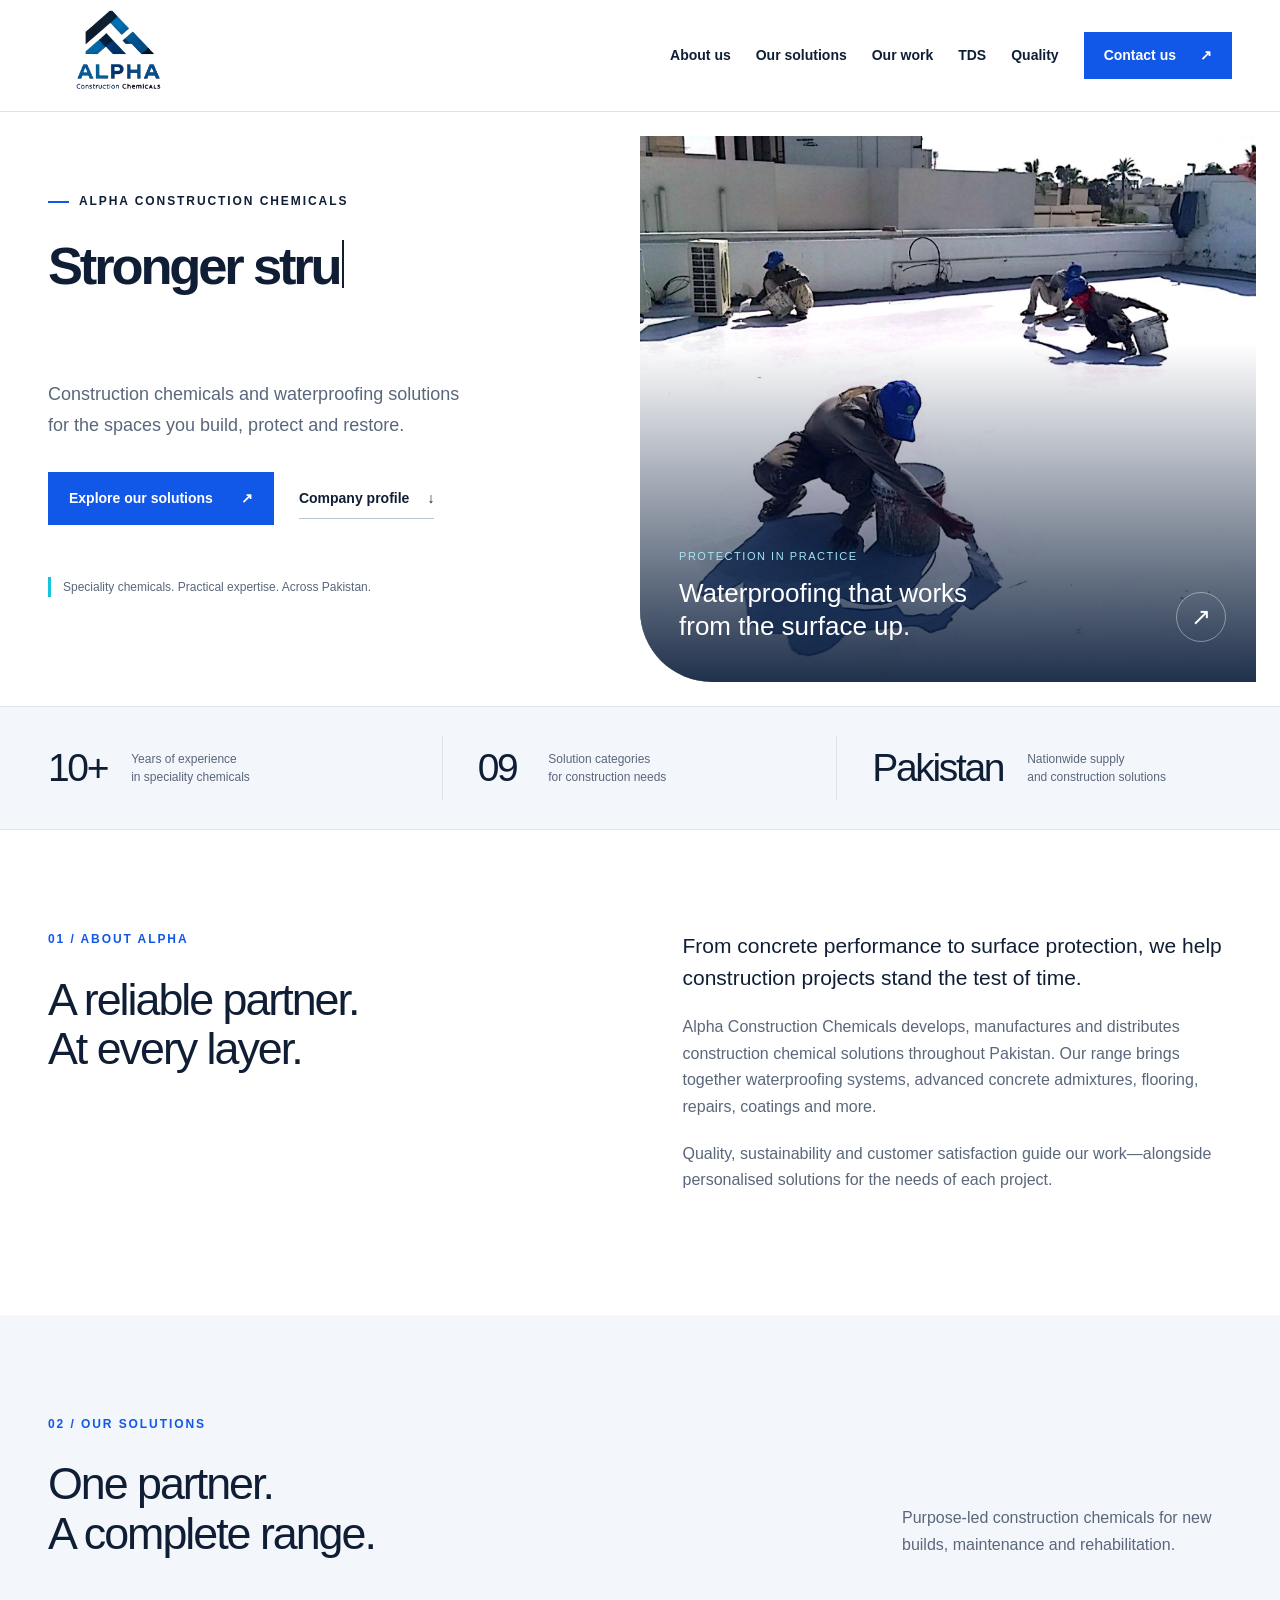
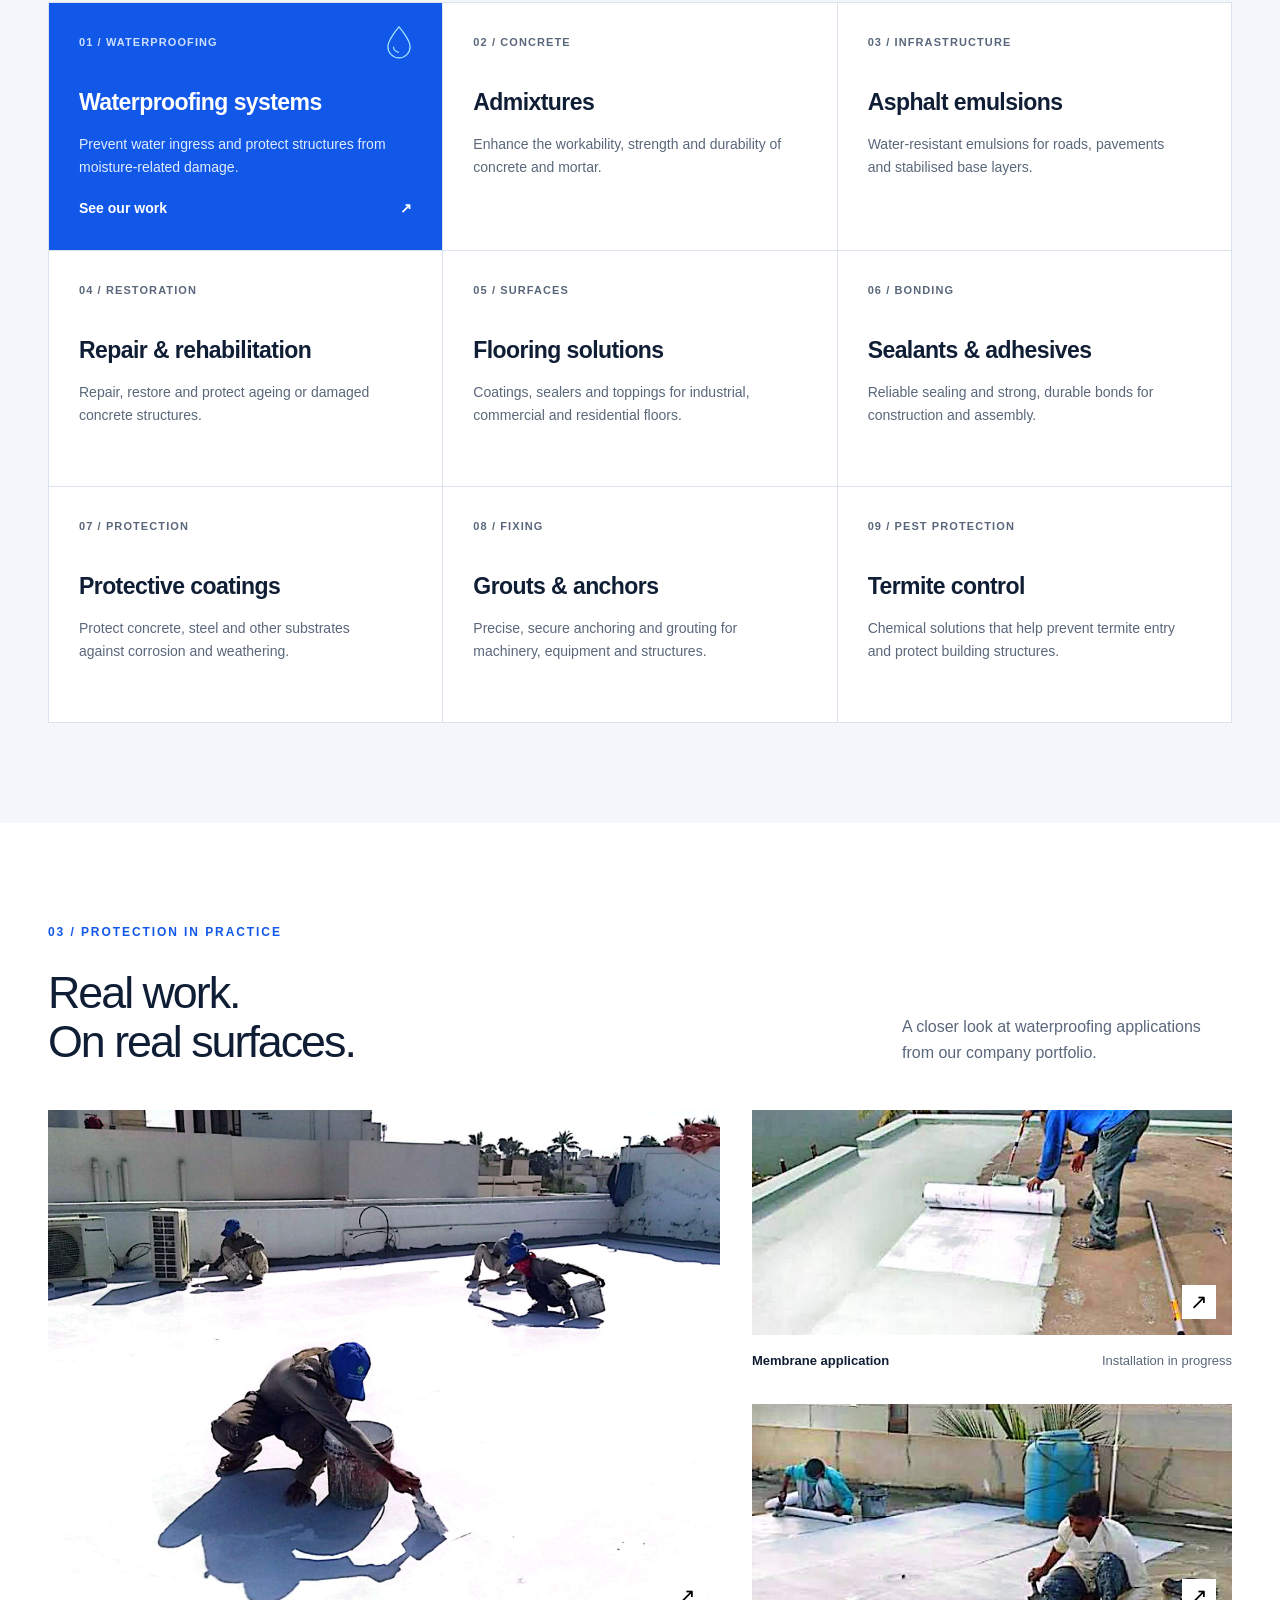
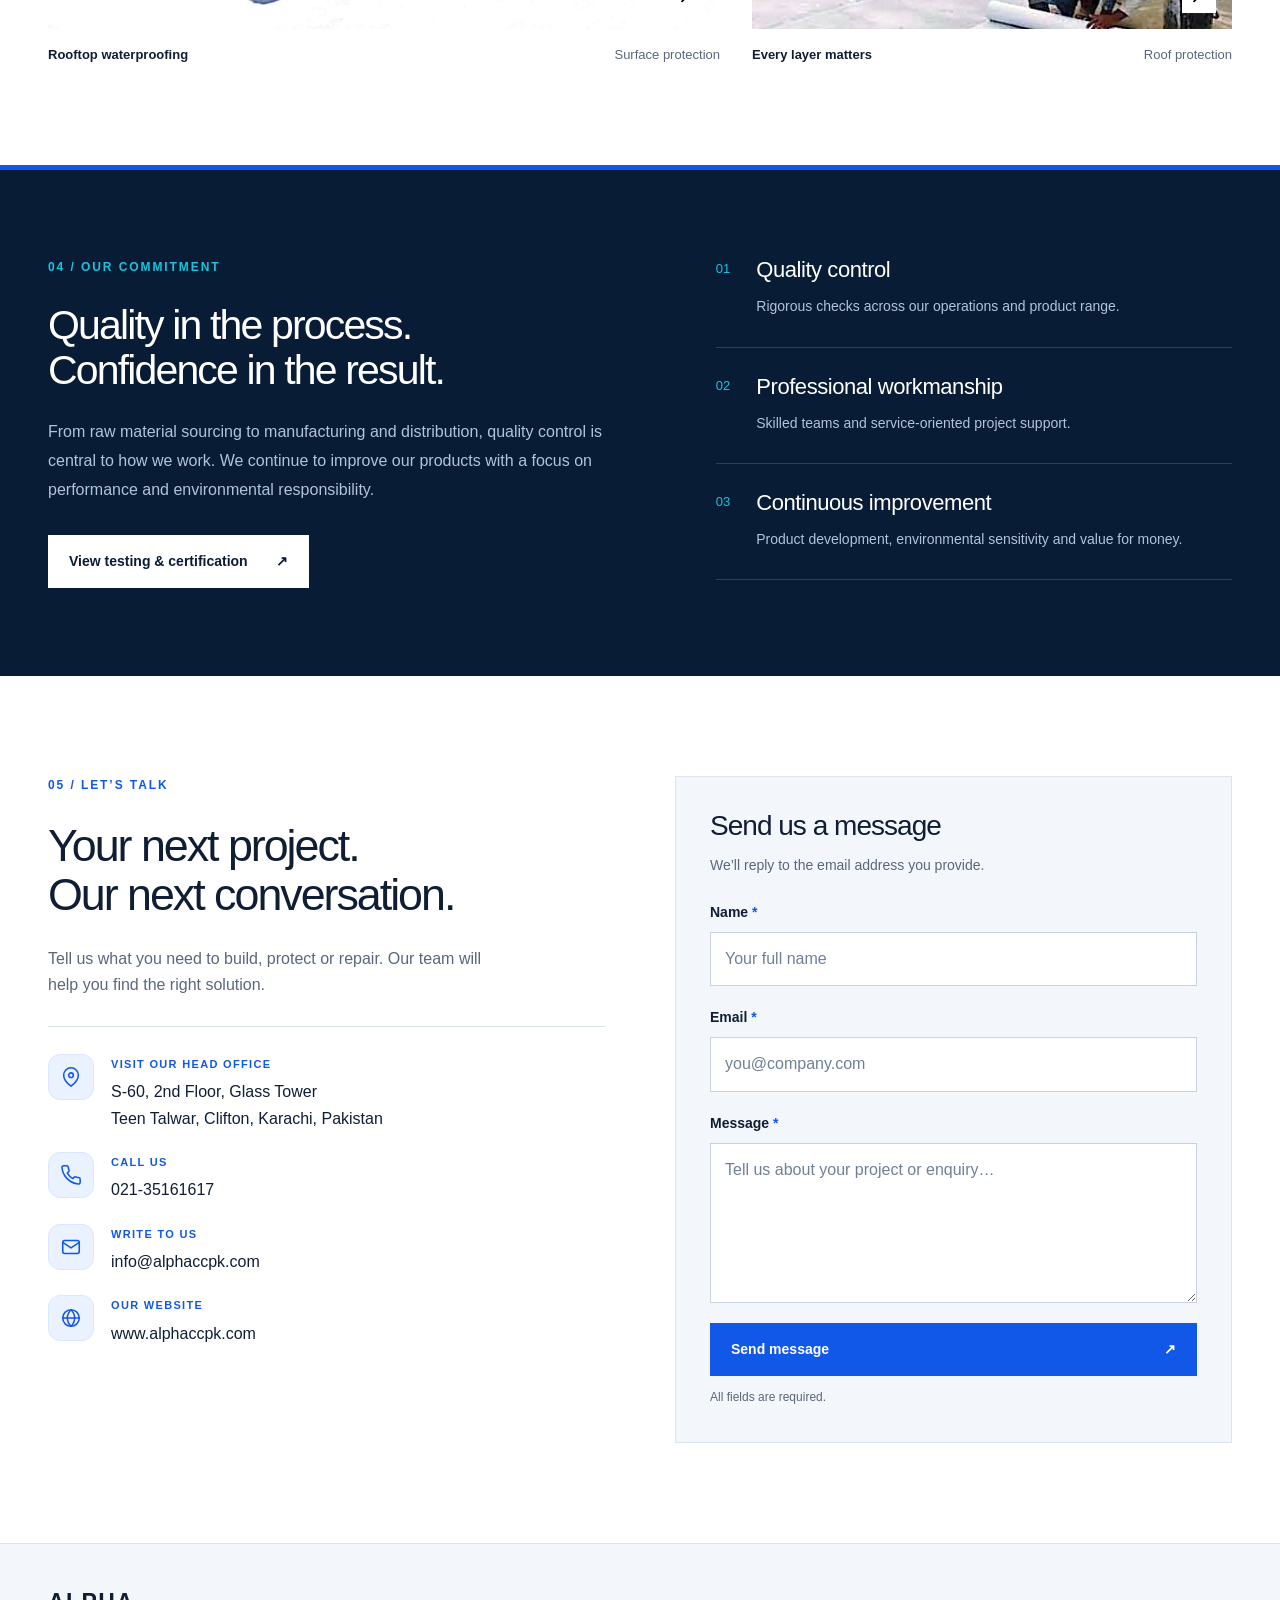
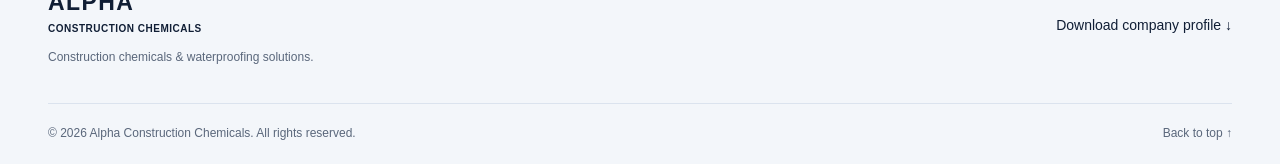
<file: index.html>
<!DOCTYPE html>
<html lang="en">

<head>
    <meta charset="UTF-8">
    <meta name="viewport" content="width=device-width, initial-scale=1.0">
    <title>Alpha Construction Chemicals | Waterproofing & Construction Solutions</title>
    <meta name="description"
        content="Alpha Construction Chemicals delivers waterproofing, concrete admixtures, flooring, repair and protective coating solutions across Pakistan. Based in Clifton, Karachi.">
    <meta name="theme-color" content="#074ee8">
    <link rel="icon"
        href="data:image/svg+xml,%3Csvg xmlns='http://www.w3.org/2000/svg' viewBox='0 0 32 32'%3E%3Crect width='32' height='32' rx='6' fill='%23074ee8'/%3E%3Cpath d='M6 24L16 7l10 17h-6l-4-7-4 7z' fill='white'/%3E%3C/svg%3E">
    <link rel="stylesheet" href="styles.css?v=9">
    <script src="typing.js?v=8" defer></script>
    <script src="script.js?v=8" defer></script>
</head>

<body>
    <a class="skip" href="#main">Skip to content</a>
    <header class="header">
        <div class="wrap nav-wrap"><a href="#home" class="brand" aria-label="Alpha Construction Chemicals home"><img
                    src="logo.png" alt="Alpha Construction Chemicals" width="140" height="88"></a><button
                class="menu-toggle" aria-controls="nav" aria-expanded="false">Menu <span
                    aria-hidden="true">☰</span></button>
            <nav id="nav" aria-label="Main navigation"><a href="#about">About us</a><a href="#solutions">Our
                    solutions</a><a href="#projects">Our work</a><a href="tds.html">TDS</a><a
                    href="#quality">Quality</a><a class="nav-cta" href="#contact">Contact us <span
                        aria-hidden="true">↗</span></a></nav>
        </div>
    </header>
    <main id="main">
        <section class="hero" id="home">
            <div class="hero-copy">
                <div class="eyebrow"><span></span> ALPHA CONSTRUCTION CHEMICALS</div>
                <h1>Stronger structures<br><em>Lasting protection   </em></h1>
                <p>Construction chemicals and waterproofing solutions for the spaces you build, protect and restore.</p>
                <div class="actions"><a class="button primary" href="#solutions">Explore our solutions <span
                            aria-hidden="true">↗</span></a><a class="text-link" href="alpha-company-profile.pdf"
                        download>Company profile <span aria-hidden="true">↓</span></a></div>
                <div class="hero-note"><span class="tiny-line"></span> Speciality chemicals. Practical expertise. Across
                    Pakistan.</div>
            </div>
            <div class="hero-visual"><img src="project-3.jpeg"
                    alt="Alpha team applying a waterproofing system on a rooftop" fetchpriority="high">
                <div class="image-shade"></div>
                <div class="image-label"><span>PROTECTION IN PRACTICE</span><strong>Waterproofing that works<br>from the
                        surface up.</strong></div><a class="image-arrow" href="#projects"
                    aria-label="View our project gallery">↗</a>
            </div>
        </section>
        <div class="proof-strip">
            <div class="wrap proof-grid">
                <div><strong aria-label="10 plus"><span data-count="10" data-suffix="+"
                            aria-hidden="true">10+</span></strong><span>Years of experience<br>in speciality
                        chemicals</span></div>
                <div><strong aria-label="9"><span data-count="9" data-digits="2"
                            aria-hidden="true">09</span></strong><span>Solution categories<br>for construction
                        needs</span></div>
                <div><strong>Pakistan</strong><span>Nationwide supply<br>and construction solutions</span></div>
            </div>
        </div>
        <section class="section about wrap" id="about">
            <div>
                <div class="eyebrow blue">01 / ABOUT ALPHA</div>
                <h2>A reliable partner.<br>At every layer.</h2>
            </div>
            <div class="about-copy">
                <p class="lead">From concrete performance to surface protection, we help construction projects stand the
                    test of time.</p>
                <p>Alpha Construction Chemicals develops, manufactures and distributes construction chemical solutions
                    throughout Pakistan. Our range brings together waterproofing systems, advanced concrete admixtures,
                    flooring, repairs, coatings and more.</p>
                <p>Quality, sustainability and customer satisfaction guide our work—alongside personalised solutions for
                    the needs of each project.</p>
            </div>
        </section>
        <section class="solutions section" id="solutions">
            <div class="wrap">
                <div class="section-heading">
                    <div>
                        <div class="eyebrow blue">02 / OUR SOLUTIONS</div>
                        <h2>One partner.<br>A complete range.</h2>
                    </div>
                    <p>Purpose-led construction chemicals for new builds, maintenance and rehabilitation.</p>
                </div>
                <div class="solution-grid">
                    <article class="solution-card featured"><span class="card-number">01 / WATERPROOFING</span><svg
                            class="solution-icon" viewBox="0 0 48 48" fill="none" stroke="currentColor"
                            stroke-width="1.5" aria-hidden="true">
                            <path d="M24 5S10 21 10 30a14 14 0 0 0 28 0C38 21 24 5 24 5Z" />
                            <path d="M17 30a7 7 0 0 0 7 7" />
                        </svg>
                        <h3>Waterproofing systems</h3>
                        <p>Prevent water ingress and protect structures from moisture-related damage.</p><a
                            href="#projects">See our work <span aria-hidden="true">↗</span></a>
                    </article>
                    <article class="solution-card"><span class="card-number">02 / CONCRETE</span>
                        <h3>Admixtures</h3>
                        <p>Enhance the workability, strength and durability of concrete and mortar.</p>
                    </article>
                    <article class="solution-card"><span class="card-number">03 / INFRASTRUCTURE</span>
                        <h3>Asphalt emulsions</h3>
                        <p>Water-resistant emulsions for roads, pavements and stabilised base layers.</p>
                    </article>
                    <article class="solution-card"><span class="card-number">04 / RESTORATION</span>
                        <h3>Repair & rehabilitation</h3>
                        <p>Repair, restore and protect ageing or damaged concrete structures.</p>
                    </article>
                    <article class="solution-card"><span class="card-number">05 / SURFACES</span>
                        <h3>Flooring solutions</h3>
                        <p>Coatings, sealers and toppings for industrial, commercial and residential floors.</p>
                    </article>
                    <article class="solution-card"><span class="card-number">06 / BONDING</span>
                        <h3>Sealants & adhesives</h3>
                        <p>Reliable sealing and strong, durable bonds for construction and assembly.</p>
                    </article>
                    <article class="solution-card"><span class="card-number">07 / PROTECTION</span>
                        <h3>Protective coatings</h3>
                        <p>Protect concrete, steel and other substrates against corrosion and weathering.</p>
                    </article>
                    <article class="solution-card"><span class="card-number">08 / FIXING</span>
                        <h3>Grouts & anchors</h3>
                        <p>Precise, secure anchoring and grouting for machinery, equipment and structures.</p>
                    </article>
                    <article class="solution-card"><span class="card-number">09 / PEST PROTECTION</span>
                        <h3>Termite control</h3>
                        <p>Chemical solutions that help prevent termite entry and protect building structures.</p>
                    </article>
                </div>
            </div>
        </section>
        <section class="section wrap" id="projects">
            <div class="section-heading">
                <div>
                    <div class="eyebrow blue">03 / PROTECTION IN PRACTICE</div>
                    <h2>Real work.<br>On real surfaces.</h2>
                </div>
                <p>A closer look at waterproofing applications from our company portfolio.</p>
            </div>
            <div class="gallery">
                <figure class="gallery-main"><button class="photo-button" data-photo="project-3.jpeg"
                        data-caption="Rooftop waterproofing application"
                        aria-label="Enlarge rooftop waterproofing photograph"><img src="project-3.jpeg"
                            loading="lazy" alt="Team carrying out rooftop waterproofing"><span class="enlarge"
                            aria-hidden="true">↗</span></button>
                    <figcaption><strong>Rooftop waterproofing</strong><span>Surface protection</span></figcaption>
                </figure>
                <figure><button class="photo-button" data-photo="project-2.jpeg"
                        data-caption="Waterproofing membrane installation"
                        aria-label="Enlarge membrane installation photograph"><img src="project-2.jpeg"
                            loading="lazy" alt="Worker installing a waterproofing membrane with a roller"><span
                            class="enlarge" aria-hidden="true">↗</span></button>
                    <figcaption><strong>Membrane application</strong><span>Installation in progress</span></figcaption>
                </figure>
                <figure><button class="photo-button" data-photo="project-1.jpeg"
                        data-caption="Roof membrane preparation and application"
                        aria-label="Enlarge roof membrane photograph"><img src="project-1.jpeg" loading="lazy"
                            alt="Workers preparing and applying roof waterproofing sheets"><span class="enlarge"
                            aria-hidden="true">↗</span></button>
                    <figcaption><strong>Every layer matters</strong><span>Roof protection</span></figcaption>
                </figure>
            </div>
        </section>

        <section class="quality" id="quality">
            <div class="wrap quality-grid">
                <div>
                    <div class="eyebrow cyan">04 / OUR COMMITMENT</div>
                    <h2>Quality in the process.<br>Confidence in the result.</h2>
                    <p>From raw material sourcing to manufacturing and distribution, quality control is central to how
                        we work. We continue to improve our products with a focus on performance and environmental
                        responsibility.</p><a class="button light" href="alpha-company-profile.pdf#page=11"
                        target="_blank" rel="noopener">View testing & certification <span
                            aria-hidden="true">↗</span></a>
                </div>
                <div class="quality-points">
                    <article><span>01</span>
                        <div>
                            <h3>Quality control</h3>
                            <p>Rigorous checks across our operations and product range.</p>
                        </div>
                    </article>
                    <article><span>02</span>
                        <div>
                            <h3>Professional workmanship</h3>
                            <p>Skilled teams and service-oriented project support.</p>
                        </div>
                    </article>
                    <article><span>03</span>
                        <div>
                            <h3>Continuous improvement</h3>
                            <p>Product development, environmental sensitivity and value for money.</p>
                        </div>
                    </article>
                </div>
            </div>
        </section>
        <section class="contact section wrap" id="contact">
            <div class="contact-summary">
                <div class="eyebrow blue">05 / LET’S TALK</div>
                <h2>Your next project.<br>Our next conversation.</h2>
                <p>Tell us what you need to build, protect or repair. Our team will help you find the right solution.
                </p>
                <address class="contact-details">
                    <div class="contact-row">
                        <div class="contact-icon" aria-hidden="true"><svg viewBox="0 0 24 24" fill="none"
                                stroke="currentColor" stroke-width="1.7" stroke-linecap="round" stroke-linejoin="round">
                                <path d="M20 10c0 6-8 12-8 12S4 16 4 10a8 8 0 1 1 16 0Z" />
                                <circle cx="12" cy="10" r="2.5" />
                            </svg></div>
                        <div class="contact-copy"><span>VISIT OUR HEAD OFFICE</span>
                            <p>S-60, 2nd Floor, Glass Tower<br>Teen Talwar, Clifton, Karachi, Pakistan</p>
                        </div>
                    </div>
                    <div class="contact-row">
                        <div class="contact-icon" aria-hidden="true"><svg viewBox="0 0 24 24" fill="none"
                                stroke="currentColor" stroke-width="1.7" stroke-linecap="round" stroke-linejoin="round">
                                <path
                                    d="M22 16.9v3a2 2 0 0 1-2.2 2 19.8 19.8 0 0 1-8.6-3.1 19.5 19.5 0 0 1-6-6 19.8 19.8 0 0 1-3.1-8.7A2 2 0 0 1 4.1 2h3a2 2 0 0 1 2 1.7c.1 1 .4 1.9.7 2.8a2 2 0 0 1-.5 2.1L8 9.9a16 16 0 0 0 6 6l1.3-1.3a2 2 0 0 1 2.1-.5c.9.3 1.8.6 2.8.7a2 2 0 0 1 1.8 2.1Z" />
                            </svg></div>
                        <div class="contact-copy"><span>CALL US</span><a href="tel:+922135161617">021-35161617</a></div>
                    </div>
                    <div class="contact-row">
                        <div class="contact-icon" aria-hidden="true"><svg viewBox="0 0 24 24" fill="none"
                                stroke="currentColor" stroke-width="1.7" stroke-linecap="round" stroke-linejoin="round">
                                <rect x="3" y="5" width="18" height="14" rx="2" />
                                <path d="m3 7 9 6 9-6" />
                            </svg></div>
                        <div class="contact-copy"><span>WRITE TO US</span><a
                                href="mailto:info@alphaccpk.com">info@alphaccpk.com</a></div>
                    </div>
                    <div class="contact-row">
                        <div class="contact-icon" aria-hidden="true"><svg viewBox="0 0 24 24" fill="none"
                                stroke="currentColor" stroke-width="1.7" stroke-linecap="round" stroke-linejoin="round">
                                <circle cx="12" cy="12" r="9" />
                                <path d="M3 12h18M12 3c3 3 4 6 4 9s-1 6-4 9c-3-3-4-6-4-9s1-6 4-9Z" />
                            </svg></div>
                        <div class="contact-copy"><span>OUR WEBSITE</span><a href="https://alphaccpk.com/"
                                target="_blank" rel="noopener">www.alphaccpk.com</a></div>
                    </div>
                </address>
            </div>
            <form class="contact-form" action="https://formsubmit.co/info@alphaccpk.com" method="POST">
                <h3>Send us a message</h3>
                <p>We’ll reply to the email address you provide.</p><input type="hidden" name="_subject"
                    value="New website enquiry | Alpha Construction Chemicals"><input type="hidden" name="_template"
                    value="table">
                <div class="form-trap" aria-hidden="true"><label for="contact-website">Leave this field
                        empty</label><input id="contact-website" type="text" name="_honey" tabindex="-1"
                        autocomplete="off"></div>
                <div class="field"><label for="contact-name">Name <span aria-hidden="true">*</span></label><input
                        id="contact-name" name="name" type="text" autocomplete="name" placeholder="Your full name"
                        minlength="2" maxlength="120" required></div>
                <div class="field"><label for="contact-email">Email <span aria-hidden="true">*</span></label><input
                        id="contact-email" name="email" type="email" autocomplete="email" placeholder="you@company.com"
                        maxlength="254" required></div>
                <div class="field"><label for="contact-message">Message <span
                            aria-hidden="true">*</span></label><textarea id="contact-message" name="message" rows="5"
                        placeholder="Tell us about your project or enquiry…" minlength="10" maxlength="5000"
                        required></textarea></div><button class="button primary" type="submit">Send message <span
                        aria-hidden="true">↗</span></button>
                <p class="form-note">All fields are required.</p>
            </form>
        </section>
    </main>
    <footer>
        <div class="wrap footer-main">
            <div><strong>ALPHA<span> CONSTRUCTION CHEMICALS</span></strong>
                <p>Construction chemicals & waterproofing solutions.</p>
            </div><a href="alpha-company-profile.pdf" download>Download company profile ↓</a>
        </div>
        <div class="wrap footer-bottom"><span>© <span id="year">2026</span> Alpha Construction Chemicals. All rights
                reserved.</span><a href="#home">Back to top ↑</a></div>
    </footer>
    <dialog id="photo-dialog" aria-label="Project photo"><button class="dialog-close"
            aria-label="Close enlarged photo">✕</button><img id="dialog-image" src="project-3.jpeg" alt="">
        <p id="dialog-caption"></p>
    </dialog>
</body>

</html>
</file>
<file: styles.css>
:root {
    --blue: #1258e8;
    --cyan: #17c4df;
    --ink: #101e35;
    --muted: #5a677b;
    --line: #dbe3ee;
    --pale: #f3f6fa;
    --navy: #091c36
}

* {
    box-sizing: border-box
}

html {
    scroll-behavior: smooth;
    scroll-padding-top: 104px
}

body {
    margin: 0;
    color: var(--ink);
    background: #fff;
    font-family: Arial, Helvetica, sans-serif;
    font-size: 16px;
    line-height: 1.65
}

a {
    color: inherit;
    text-decoration: none
}

button {
    font: inherit
}

a,
button {
    -webkit-tap-highlight-color: transparent
}

a:focus-visible,
button:focus-visible {
    outline: 3px solid var(--cyan);
    outline-offset: 5px
}

img {
    max-width: 100%;
    display: block
}

h1,
h2,
h3,
p,
figure {
    margin: 0
}

h1,
h2,
h3 {
    line-height: 1.1;
    letter-spacing: -.045em
}

p {
    color: var(--muted)
}

.wrap {
    width: min(1200px, calc(100% - 96px));
    margin: auto
}

.topbar {
    background: var(--navy);
    color: #d8e4f5;
    font-size: 12px;
    letter-spacing: .02em;
    padding: 10px 0
}

.topbar .wrap {
    display: flex;
    justify-content: space-between
}

.divider {
    opacity: .35;
    padding: 0 15px
}

.header {
    height: 92px;
    background: #fffffff7;
    position: sticky;
    top: 0;
    z-index: 20;
    border-bottom: 1px solid var(--line);
    backdrop-filter: blur(12px)
}

.nav-wrap {
    display: flex;
    height: 100%;
    align-items: center;
    justify-content: space-between
}

.brand img {
    width: 140px;
    height: 88px;
    object-fit: cover
}

.brand {
    margin-left: -18px
}

nav {
    display: flex;
    gap: 33px;
    align-items: center;
    font-size: 14px;
    font-weight: 600
}

nav>a:not(.nav-cta):hover {
    color: var(--blue)
}

.nav-cta {
    background: var(--blue);
    color: white;
    padding: 12px 20px;
    display: flex;
    gap: 24px
}

.menu-toggle {
    display: none
}

.hero {
    display: grid;
    grid-template-columns: 1fr 1fr;
    min-height: 594px;
    max-width: 1600px;
    margin: auto
}

.hero-copy {
    padding: 80px 45px 54px max(48px, calc((100vw - 1200px)/2))
}

.eyebrow {
    font-size: 12px;
    letter-spacing: .16em;
    font-weight: 700;
    display: flex;
    align-items: center;
    gap: 10px;
    margin-bottom: 25px
}

.eyebrow>span {
    width: 21px;
    height: 2px;
    background: var(--blue)
}

.blue {
    color: var(--blue)
}

.cyan {
    color: var(--cyan)
}

h1 {
    font-size: clamp(42px, 4.1vw, 64px);
    font-weight: 600;
    line-height: 1.09;
    letter-spacing: -.06em
}

h1 em {
    font-style: normal;
    color: var(--blue)
}

.hero-copy>p {
    font-size: 18px;
    max-width: 435px;
    margin: 28px 0 32px;
    line-height: 1.7
}

.actions {
    display: flex;
    align-items: center;
    flex-wrap: wrap;
    gap: 25px
}

.button {
    display: inline-flex;
    gap: 28px;
    justify-content: space-between;
    align-items: center;
    padding: 15px 21px;
    font-size: 14px;
    font-weight: 600;
    transition: background .2s, transform .2s
}

.button:hover {
    transform: translateY(-2px)
}

.primary {
    background: var(--blue);
    color: white
}

.primary:hover,
.nav-cta:hover {
    background: #0042c7
}

.text-link {
    display: inline-flex;
    align-items: center;
    gap: 18px;
    font-size: 14px;
    font-weight: 600;
    border-bottom: 1px solid #b9c6d7;
    padding: 8px 0
}

.text-link:hover {
    color: var(--blue);
    border-color: var(--blue)
}

.hero-note {
    margin-top: 52px;
    font-size: 12px;
    color: var(--muted);
    display: flex;
    align-items: center;
    gap: 12px
}

.tiny-line {
    height: 20px;
    width: 3px;
    background: var(--cyan)
}

.hero-visual {
    position: relative;
    overflow: hidden;
    margin: 24px 24px 24px 0;
    min-height: 470px;
    background: var(--navy);
    border-bottom-left-radius: 72px
}

.hero-visual>img {
    width: 100%;
    height: 100%;
    object-fit: cover;
    position: absolute;
    object-position: 52% center
}

.image-shade {
    position: absolute;
    inset: 0;
    background: linear-gradient(0deg, rgba(0, 20, 50, .88), transparent 62%)
}

.image-label {
    position: absolute;
    bottom: 39px;
    left: 39px;
    color: white
}

.image-label>span {
    font-size: 11px;
    letter-spacing: .14em;
    color: #a2e6f3;
    display: block;
    margin-bottom: 13px
}

.image-label>strong {
    font-size: 26px;
    line-height: 1.2;
    font-weight: 500
}

.image-arrow {
    position: absolute;
    bottom: 40px;
    right: 30px;
    display: grid;
    place-items: center;
    width: 50px;
    height: 50px;
    border: 1px solid #ffffff66;
    border-radius: 50%;
    color: white;
    font-size: 24px
}

.image-arrow:hover {
    background: var(--blue)
}

.proof-strip {
    background: var(--pale);
    border-top: 1px solid var(--line);
    border-bottom: 1px solid var(--line)
}

.proof-grid {
    display: grid;
    grid-template-columns: 1fr 1fr 1fr;
    padding: 29px 0
}

.proof-grid>div {
    display: flex;
    gap: 24px;
    align-items: center;
    padding: 0 35px;
    border-right: 1px solid var(--line)
}

.proof-grid>div:first-child {
    padding-left: 0
}

.proof-grid>div:last-child {
    border: 0
}

.proof-grid strong {
    font-size: 39px;
    font-weight: 500;
    letter-spacing: -.06em
}

.proof-grid span {
    font-size: 12px;
    color: var(--muted);
    line-height: 1.55
}

.section {
    padding-top: 100px;
    padding-bottom: 100px
}

h2 {
    font-size: clamp(34px, 3.5vw, 49px);
    font-weight: 500
}

.about {
    display: grid;
    grid-template-columns: 1fr 1fr;
    gap: 85px
}

.about-copy p {
    margin-bottom: 21px
}

.about-copy .lead {
    font-size: 21px;
    line-height: 1.5;
    color: var(--ink)
}

.section-heading {
    display: flex;
    align-items: flex-end;
    justify-content: space-between;
    gap: 50px;
    margin-bottom: 44px
}

.section-heading>p {
    max-width: 330px
}

.solutions {
    background: var(--pale)
}

.solution-grid {
    display: grid;
    grid-template-columns: repeat(3, 1fr);
    gap: 1px;
    background: var(--line);
    border: 1px solid var(--line)
}

.solution-card {
    background: white;
    min-height: 235px;
    padding: 30px;
    transition: background .2s;
    position: relative
}

.solution-card:hover {
    background: #f9fbff
}

.card-number {
    font-size: 11px;
    letter-spacing: .1em;
    font-weight: 600;
    color: var(--muted);
    display: block;
    margin-bottom: 38px
}

.solution-card h3 {
    font-size: 23px;
    letter-spacing: -.025em;
    margin-bottom: 16px;
    line-height: 1.2
}

.solution-card p {
    font-size: 14px;
    line-height: 1.65;
    max-width: 310px
}

.featured {
    background: var(--blue);
    color: white
}

.featured:hover {
    background: #064ad3
}

.featured .card-number {
    color: #cddfff
}

.featured p {
    color: #e0ecff
}

.featured a {
    margin-top: 18px;
    display: flex;
    justify-content: space-between;
    font-size: 14px;
    font-weight: 600
}

.solution-icon {
    width: 38px;
    height: 38px;
    position: absolute;
    right: 24px;
    top: 20px;
    color: #a6eaff
}

.gallery {
    display: grid;
    grid-template-columns: 1.4fr 1fr;
    gap: 32px
}

.gallery-main {
    grid-row: span 2;
    display: flex;
    flex-direction: column
}

.photo-button {
    display: block;
    border: 0;
    padding: 0;
    position: relative;
    width: 100%;
    background: var(--pale);
    cursor: zoom-in;
    overflow: hidden
}

.photo-button img {
    width: 100%;
    height: 225px;
    object-fit: cover;
    transition: transform .5s
}

.gallery-main .photo-button {
    flex: 1
}

.gallery-main img {
    position: absolute;
    inset: 0;
    width: 100%;
    height: 100%;
    object-fit: cover;
    object-position: 48% center
}

.photo-button:hover img {
    transform: scale(1.035)
}

.enlarge {
    position: absolute;
    right: 16px;
    bottom: 16px;
    display: grid;
    place-items: center;
    background: white;
    width: 34px;
    height: 34px;
    font-size: 21px
}

figcaption {
    display: flex;
    justify-content: space-between;
    gap: 12px;
    margin-top: 15px;
    font-size: 13px
}

figcaption strong {
    font-weight: 600
}

figcaption>span {
    color: var(--muted)
}

.quality {
    background: var(--navy);
    color: white;
    padding: 88px 0;
    position: relative;
    border-top: 5px solid var(--blue)
}

.quality-grid {
    display: grid;
    grid-template-columns: 1.1fr 1fr;
    gap: 100px
}

.quality h2 {
    font-size: 41px
}

.quality p {
    color: #b3c3d9;
    margin: 25px 0 30px;
    line-height: 1.8
}

.light {
    background: white;
    color: var(--navy)
}

.quality-points article {
    display: flex;
    gap: 26px;
    padding: 27px 0;
    border-bottom: 1px solid #ffffff26
}

.quality-points article:first-child {
    padding-top: 0
}

.quality-points article>span {
    color: var(--cyan);
    font-size: 13px
}

.quality-points h3 {
    font-size: 22px;
    letter-spacing: -.02em;
    font-weight: 500
}

.quality-points p {
    font-size: 14px;
    margin: 12px 0 0
}

.contact {
    display: grid;
    grid-template-columns: 1.25fr 1fr;
    gap: 100px
}

.contact>div>p {
    margin: 27px 0
}

.contact-details {
    font-style: normal;
    border-left: 1px solid var(--line);
    padding-left: 45px;
    display: grid;
    gap: 25px
}

.contact-details span {
    font-size: 11px;
    color: var(--blue);
    font-weight: bold;
    letter-spacing: .12em;
    display: block;
    margin-bottom: 9px
}

.contact-details p,
.contact-details a {
    color: var(--ink);
    font-size: 18px;
    line-height: 1.7
}

.contact-details a:hover {
    color: var(--blue)
}

footer {
    background: var(--pale);
    border-top: 1px solid var(--line);
    font-size: 12px
}

.footer-main {
    display: flex;
    align-items: center;
    justify-content: space-between;
    padding-top: 40px;
    padding-bottom: 35px;
    gap: 25px
}

.footer-main strong {
    font-size: 23px;
    letter-spacing: .06em
}

.footer-main strong>span {
    font-size: 10px;
    letter-spacing: .05em;
    display: block
}

.footer-main p {
    margin-top: 10px;
    font-size: 12px
}

.footer-main>a {
    font-size: 14px
}

.footer-bottom {
    display: flex;
    justify-content: space-between;
    border-top: 1px solid var(--line);
    padding-top: 20px;
    padding-bottom: 20px;
    gap: 25px;
    color: var(--muted)
}

dialog {
    border: 0;
    padding: 18px;
    background: #fff;
    width: min(1000px, 90vw);
    max-height: 90vh;
    color: var(--ink)
}

dialog::backdrop {
    background: #061327e8
}

dialog img {
    max-height: 72vh;
    width: 100%;
    object-fit: contain
}

dialog p {
    padding: 12px 0 0
}

.dialog-close {
    position: absolute;
    right: 23px;
    top: 23px;
    background: white;
    border: 1px solid var(--line);
    cursor: pointer;
    width: 42px;
    height: 42px;
    font-size: 20px;
    z-index: 1
}

.skip {
    position: fixed;
    top: -80px;
    left: 20px;
    background: white;
    z-index: 40;
    padding: 12px
}

.skip:focus {
    top: 10px
}

@media(min-width:1600px) {
    .hero-copy {
        padding-left: 100px
    }
}

@media(max-width:1100px) {
    .wrap {
        width: calc(100% - 56px)
    }

    .hero-copy {
        padding-left: 28px;
        padding-right: 28px
    }

    .hero {
        min-height: 560px
    }

    .hero-copy>p {
        font-size: 16px
    }

    .hero .actions {
        gap: 13px
    }

    .hero .button {
        gap: 16px
    }

    .hero-note {
        margin-top: 32px
    }

    .proof-grid>div {
        padding: 0 20px;
        gap: 16px
    }

    .proof-grid strong {
        font-size: 30px
    }

    .about,
    .quality-grid,
    .contact {
        gap: 50px
    }

    .solution-card {
        padding: 24px
    }

    .solution-card h3 {
        font-size: 21px
    }

    nav {
        gap: 23px
    }

    .gallery figcaption {
        flex-direction: column;
        gap: 2px
    }

    .quality h2 {
        font-size: 36px
    }
}

@media(max-width:760px) {
    html {
        scroll-padding-top: 80px
    }

    .wrap {
        width: calc(100% - 40px)
    }

    .topbar {
        font-size: 11px
    }

    .topbar .wrap>span {
        display: none
    }

    .topbar .wrap {
        justify-content: center
    }

    .header {
        height: 77px
    }

    .brand img {
        height: 76px;
        width: 122px
    }

    .brand {
        margin-left: -14px
    }

    .menu-toggle {
        display: flex;
        gap: 14px;
        align-items: center;
        border: 1px solid var(--line);
        background: white;
        padding: 8px 12px;
        font-size: 14px
    }

    .menu-toggle span {
        font-size: 20px
    }

    nav {
        display: none;
        position: absolute;
        top: 76px;
        left: 0;
        right: 0;
        background: #fff;
        padding: 20px;
        border-bottom: 1px solid var(--line);
        box-shadow: 0 15px 20px #10203912
    }

    nav.open {
        display: flex;
        flex-direction: column;
        align-items: stretch;
        gap: 0
    }

    nav a {
        padding: 12px 10px
    }

    nav .nav-cta {
        margin-top: 10px
    }

    .hero {
        display: flex;
        flex-direction: column;
        min-height: 0
    }

    .hero-copy {
        padding: 45px 20px 34px
    }

    .eyebrow {
        font-size: 11px;
        margin-bottom: 21px
    }

    h1 {
        font-size: clamp(39px, 8.7vw, 62px)
    }

    .hero-copy>p {
        font-size: 17px;
        max-width: 490px;
        margin-top: 23px;
        margin-bottom: 24px
    }

    .hero-note {
        margin-top: 28px
    }

    .hero-visual {
        min-height: 330px;
        margin: 0 20px 25px;
        border-bottom-left-radius: 50px
    }

    .image-label {
        left: 26px;
        bottom: 28px
    }

    .image-label strong {
        font-size: 23px
    }

    .image-label>span {
        font-size: 10px
    }

    .image-arrow {
        bottom: 28px;
        right: 22px;
        width: 43px;
        height: 43px
    }

    .proof-grid {
        padding: 23px 0;
        grid-template-columns: repeat(3, 1fr)
    }

    .proof-grid>div {
        display: block;
        padding: 0 13px
    }

    .proof-grid strong {
        font-size: 29px;
        display: block;
        margin-bottom: 8px
    }

    .proof-grid>div:last-child {
        padding-right: 0
    }

    .proof-grid span {
        font-size: 10px;
        line-height: 1.6;
        display: block
    }

    .proof-grid>div:last-child strong {
        font-size: 23px;
        line-height: 1.95;
        margin-bottom: 0
    }

    .section {
        padding-top: 64px;
        padding-bottom: 64px
    }

    h2 {
        font-size: 36px
    }

    .about,
    .contact,
    .quality-grid {
        grid-template-columns: 1fr;
        gap: 30px
    }

    .about-copy .lead {
        font-size: 20px
    }

    .section-heading {
        display: block;
        margin-bottom: 30px
    }

    .section-heading>p {
        margin-top: 22px;
        max-width: 100%
    }

    .solution-grid {
        grid-template-columns: 1fr 1fr
    }

    .solution-card {
        padding: 23px 20px;
        min-height: 210px
    }

    .card-number {
        font-size: 10px;
        letter-spacing: .04em;
        margin-bottom: 26px
    }

    .solution-card h3 {
        font-size: 21px;
        overflow-wrap: anywhere
    }

    .solution-card p {
        font-size: 14px
    }

    .featured {
        grid-column: span 2
    }

    .featured p {
        max-width: 100%
    }

    .featured a {
        max-width: 220px
    }

    .solution-icon {
        top: 21px;
        right: 22px
    }

    .gallery {
        grid-template-columns: 1fr;
        gap: 27px
    }

    .gallery-main {
        grid-row: auto
    }

    .gallery-main img {
        position: static;
        height: 310px
    }

    .photo-button img {
        height: 260px
    }

    .gallery figcaption {
        flex-direction: row;
        font-size: 12px
    }

    .quality {
        padding: 60px 0
    }

    .quality h2 {
        font-size: 35px
    }

    .quality-grid {
        gap: 45px
    }

    .contact-details {
        border-left: 0;
        border-top: 1px solid var(--line);
        padding: 30px 0 0;
        margin-top: 12px;
        gap: 22px
    }

    .footer-main {
        align-items: flex-start;
        flex-direction: column
    }

    .footer-bottom {
        flex-direction: column;
        gap: 10px
    }
}

@media(max-width:380px) {
    .solution-grid {
        grid-template-columns: 1fr
    }

    .featured {
        grid-column: auto
    }

    .actions {
        gap: 12px
    }

    .proof-grid span {
        font-size: 10px
    }

    .hero-visual {
        min-height: 300px
    }

    .image-label strong {
        font-size: 21px
    }

    .image-arrow {
        right: 15px
    }

    .gallery figcaption {
        flex-direction: column
    }
}

@media(prefers-reduced-motion:reduce) {
    html {
        scroll-behavior: auto
    }

    *,
    *:before,
    *:after {
        transition: none !important
    }
}

/* Motion and interactive states */
.header {
    transition: box-shadow .3s ease, background .3s ease
}

.header.is-scrolled {
    box-shadow: 0 5px 25px #091c3610;
    background: #fffffffa
}

nav>a:not(.nav-cta) {
    position: relative;
    padding: 10px 0;
    transition: color .22s ease
}

nav>a:not(.nav-cta)::after {
    content: "";
    position: absolute;
    left: 0;
    right: 0;
    bottom: 3px;
    height: 2px;
    background: linear-gradient(90deg, var(--blue), var(--cyan));
    transform: scaleX(0);
    transform-origin: left;
    transition: transform .28s ease
}

nav>a:not(.nav-cta):is(:hover, :focus-visible)::after {
    transform: scaleX(1)
}

.nav-cta,
.button {
    transition: background .25s ease, transform .25s ease, box-shadow .25s ease
}

.nav-cta:hover,
.button:hover {
    box-shadow: 0 8px 22px #1258e826
}

.nav-cta>span,
.button>span,
.text-link>span,
.featured a>span {
    display: inline-block;
    transition: transform .25s ease
}

:is(.nav-cta, .button, .text-link, .featured a):hover>span {
    transform: translate(3px, -3px)
}

.text-link {
    transition: color .25s ease, border-color .25s ease
}

.solution-card {
    transition: transform .3s cubic-bezier(.2, .7, .2, 1), box-shadow .3s ease, background .3s ease;
    isolation: isolate
}

.solution-card::after {
    content: "";
    position: absolute;
    left: 0;
    right: 0;
    bottom: 0;
    height: 3px;
    background: linear-gradient(90deg, var(--blue), var(--cyan));
    transform: scaleX(0);
    transform-origin: left;
    transition: transform .3s ease
}

.solution-card.featured::after {
    background: var(--cyan)
}

.solution-card h3 {
    transition: color .25s ease
}

.solution-card:focus-within {
    box-shadow: 0 12px 30px #091c3618;
    z-index: 2
}

.solution-card:focus-within::after {
    transform: scaleX(1)
}

.image-arrow {
    transition: transform .25s ease, background .25s ease, border-color .25s ease
}

.image-arrow:hover {
    transform: translateY(-3px);
    border-color: var(--blue)
}

.enlarge {
    transition: transform .25s ease, background .25s ease, color .25s ease
}

.photo-button:is(:hover, :focus-visible) .enlarge {
    transform: translate(2px, -2px);
    background: var(--blue);
    color: #fff
}

.quality-points article {
    transition: border-color .3s ease
}

.quality-points article:hover {
    border-color: var(--cyan)
}

.contact-details a,
footer a {
    transition: color .25s ease
}

footer a:hover {
    color: var(--blue)
}

@media(hover:hover) and (pointer:fine) {
    .solution-card:hover {
        transform: translateY(-6px);
        box-shadow: 0 14px 35px #091c361a;
        z-index: 2
    }

    .solution-card:hover::after {
        transform: scaleX(1)
    }

    .solution-card:not(.featured):hover h3 {
        color: var(--blue)
    }
}

@media(max-width:760px) {
    nav>a:not(.nav-cta) {
        padding: 12px 10px
    }

    nav>a:not(.nav-cta)::after {
        left: 10px;
        right: 10px
    }

    nav.open {
        animation: menu-enter .22s ease both
    }
}

@keyframes menu-enter {
    from {
        opacity: 0;
        transform: translateY(-8px)
    }

    to {
        opacity: 1;
        transform: translateY(0)
    }
}

@media(prefers-reduced-motion:reduce) {

    *,
    *::before,
    *::after {
        animation: none !important;
        transition: none !important
    }

    .solution-card:hover,
    .button:hover,
    .image-arrow:hover,
    .photo-button:hover img {
        transform: none
    }
}

/* Give the supplied logo breathing room inside the navigation. */
.brand {
    margin-left: 0;
    display: flex;
    align-items: center;
    justify-content: center;
    flex-shrink: 0
}

.brand img {
    width: 140px;
    height: 94px;
    object-fit: cover;
    object-position: center
}

.proof-grid strong [data-count] {
    display: inline;
    font: inherit;
    color: inherit;
    line-height: inherit;
    letter-spacing: inherit;
    font-variant-numeric: tabular-nums
}

.proof-grid strong:has([data-count]) {
    min-width: 2.15ch
}

@media(max-width:760px) {
    .brand {
        margin-left: 0
    }

    .brand img {
        width: 120px;
        height: 82px
    }

    .proof-grid strong [data-count] {
        font: inherit;
        margin: 0
    }
}

/* Larger brand with space above and below the visible artwork. */
.header {
    height: 112px
}

html {
    scroll-padding-top: 128px
}

@media(max-width:760px) {
    .header {
        height: 98px
    }

    nav {
        top: 97px
    }

    html {
        scroll-padding-top: 114px
    }
}

/* Typewriter heading keeps its full size while characters appear. */
.typing-heading .typing-character {
    position: relative
}

.typing-heading .typing-character.pending {
    visibility: hidden
}

.typing-heading .typing-character.cursor::after {
    content: "";
    position: absolute;
    left: 100%;
    top: .08em;
    height: .92em;
    width: 2px;
    margin-left: 2px;
    background: currentColor;
    animation: typing-caret .7s steps(1, end) infinite;
    pointer-events: none
}

@keyframes typing-caret {

    0%,
    49% {
        opacity: 1
    }

    50%,
    100% {
        opacity: 0
    }
}

/* @media(prefers-reduced-motion:reduce) {
    .typing-heading .typing-character.pending {
        visibility: visible
    }

    .typing-heading .typing-character.cursor::after {
        display: none
    }
} */

/* Product technical sheets and contact form. */
nav {
    gap: 25px
}

.tds-section {
    background: var(--pale);
    border-top: 1px solid var(--line)
}

.tds-grid {
    display: grid;
    grid-template-columns: 1fr 1fr;
    gap: 24px;
    align-items: start
}

.tds-group {
    background: #fff;
    border: 1px solid var(--line)
}

.tds-group summary {
    cursor: pointer;
    display: flex;
    gap: 16px;
    align-items: center;
    padding: 24px;
    font-size: 20px;
    font-weight: 600;
    list-style: none
}

.tds-group summary::-webkit-details-marker {
    display: none
}

.tds-group summary::after {
    content: '+';
    font-size: 23px;
    font-weight: 400;
    color: var(--blue)
}

.tds-group[open] summary::after {
    content: '−'
}

.tds-count {
    margin-left: auto;
    color: var(--muted);
    font-size: 12px;
    font-weight: 400;
    white-space: nowrap
}

.tds-group ul {
    list-style: none;
    padding: 0 24px 12px;
    margin: 0
}

.tds-file {
    display: flex;
    justify-content: space-between;
    align-items: center;
    gap: 15px;
    padding: 17px 0;
    border-top: 1px solid var(--line);
    font-size: 14px;
    font-weight: 600;
    transition: color .25s ease, padding .25s ease
}

.tds-file:hover {
    color: var(--blue);
    padding-left: 5px
}

.tds-action {
    color: var(--blue);
    font-size: 12px;
    white-space: nowrap;
    font-weight: 400
}

.tds-note {
    font-size: 14px;
    margin-top: 26px
}

.tds-note a {
    color: var(--blue);
    text-decoration: underline;
    text-underline-offset: 4px
}

.tds-note a:last-child {
    margin-left: 15px
}

.contact {
    grid-template-columns: 1fr 1fr;
    gap: 70px;
    align-items: start
}

.contact-summary .contact-details {
    border-left: 0;
    border-top: 1px solid var(--line);
    padding: 27px 0 0;
    gap: 20px
}

.contact-summary>p {
    max-width: 440px
}

.contact-summary .contact-details p,
.contact-summary .contact-details a {
    font-size: 16px
}

.contact-form {
    background: var(--pale);
    border: 1px solid var(--line);
    padding: 34px
}

.contact-form h3 {
    font-size: 28px;
    font-weight: 500;
    letter-spacing: -.035em
}

.contact-form>p {
    margin: 12px 0 24px;
    font-size: 14px
}

.field {
    margin-bottom: 20px
}

.field label {
    display: block;
    font-size: 14px;
    font-weight: 600;
    margin-bottom: 8px
}

.field label>span {
    color: var(--blue)
}

.field input,
.field textarea {
    display: block;
    width: 100%;
    border: 1px solid #c8d2e1;
    background: white;
    padding: 13px 14px;
    font: inherit;
    color: var(--ink);
    border-radius: 0;
    transition: border-color .2s ease, box-shadow .2s ease;
    min-width: 0
}

.field textarea {
    resize: vertical;
    min-height: 145px
}

.field input:focus,
.field textarea:focus {
    outline: none;
    border-color: var(--blue);
    box-shadow: 0 0 0 3px #1258e817
}

.field input::placeholder,
.field textarea::placeholder {
    color: #708098
}

.contact-form button {
    border: 0;
    cursor: pointer;
    width: 100%;
    font: inherit;
    font-size: 14px;
    font-weight: 600
}

.contact-form .form-note {
    font-size: 12px;
    margin: 12px 0 0
}

.form-trap {
    display: none
}

@media(min-width:761px) and (max-width:1100px) {
    nav {
        gap: 16px;
        font-size: 13px
    }

    .nav-cta {
        padding: 12px 16px
    }

    .contact {
        gap: 35px
    }

    .tds-group summary {
        padding: 20px;
        font-size: 18px
    }

    .tds-group ul {
        padding-left: 20px;
        padding-right: 20px
    }
}

@media(max-width:760px) {

    .tds-grid,
    .contact {
        grid-template-columns: 1fr;
        gap: 24px
    }

    .tds-group summary {
        padding: 20px;
        font-size: 19px
    }

    .tds-group ul {
        padding-left: 20px;
        padding-right: 20px
    }

    .tds-file {
        font-size: 13px
    }

    .tds-note a:last-child {
        display: block;
        margin: 15px 0 0
    }

    .contact-form {
        padding: 24px
    }

    .contact {
        gap: 35px
    }

    nav {
        gap: 0
    }
}

nav>a[aria-current="page"] {
    color: var(--blue)
}

nav>a[aria-current="page"]::after {
    transform: scaleX(1)
}

/* Contact symbols match the brand and stay aligned with multi-line details. */
.contact-details .contact-row {
    display: flex;
    align-items: flex-start;
    gap: 17px
}

.contact-details .contact-icon {
    flex: 0 0 46px;
    width: 46px;
    height: 46px;
    display: grid;
    place-items: center;
    background: #eaf1ff;
    border: 1px solid #dbe7ff;
    border-radius: 12px;
    color: var(--blue);
    transition: background .25s ease, transform .25s ease, color .25s ease
}

.contact-icon svg {
    width: 22px;
    height: 22px;
    display: block
}

.contact-copy {
    min-width: 0;
    padding-top: 1px
}

.contact-copy a {
    overflow-wrap: anywhere
}

.contact-row:hover .contact-icon {
    background: var(--blue);
    color: #fff;
    transform: translateY(-2px)
}

.contact-details .contact-copy>span {
    margin-bottom: 5px
}

@media(max-width:380px) {
    .contact-details .contact-row {
        gap: 12px
    }

    .contact-details .contact-icon {
        flex-basis: 40px;
        width: 40px;
        height: 40px
    }
}

@media(prefers-reduced-motion:reduce) {
    .contact-row:hover .contact-icon {
        transform: none
    }
}
</file>
